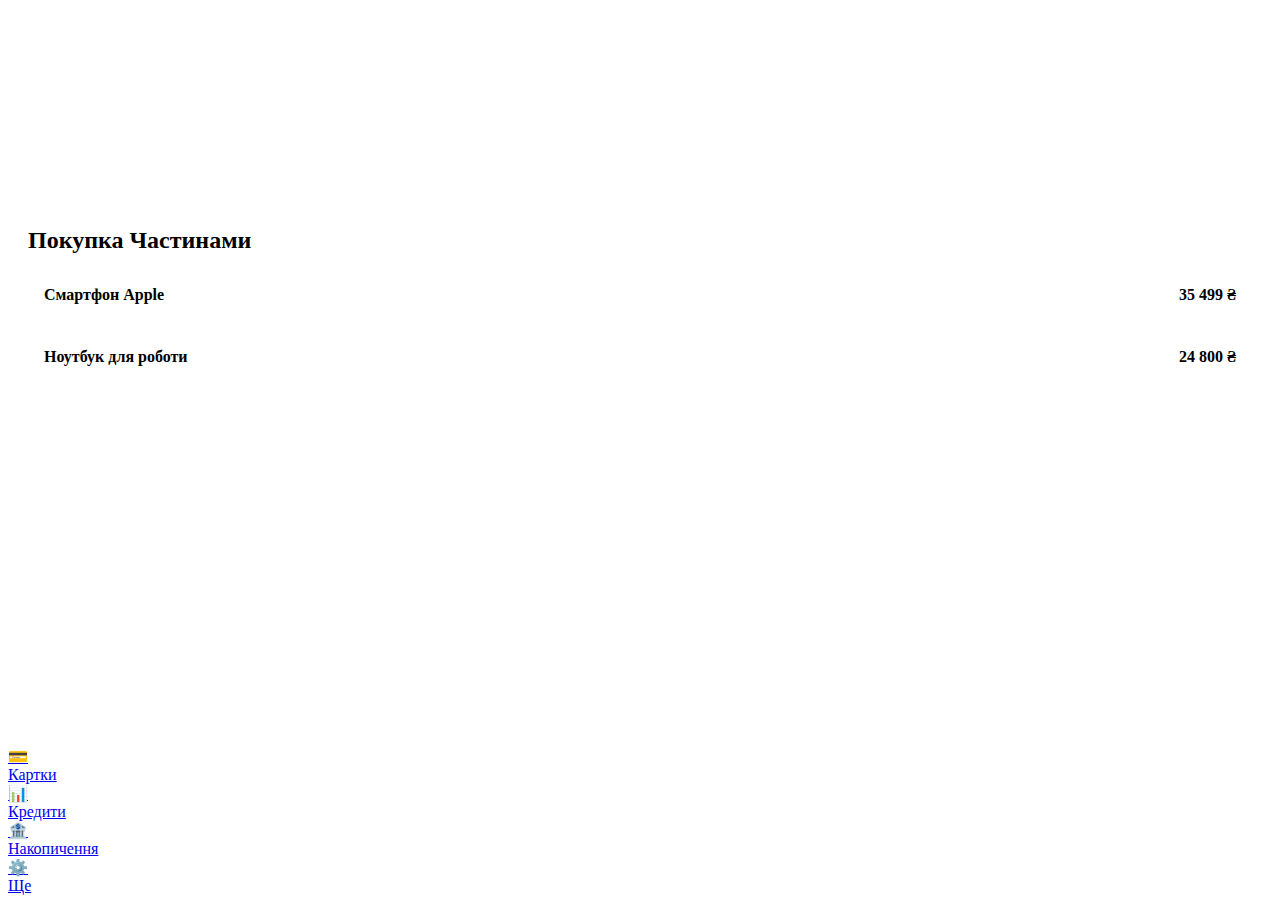
<file: credits.html>
<!DOCTYPE html>
<html lang="uk">
<head>
  <meta charset="UTF-8">
  <meta name="viewport" content="width=device-width, initial-scale=1.0">
  <title>mono - Кредити</title>
  <link rel="stylesheet" href="style.css">
  <style>
    .green-header { background: var(--bg-green); padding: 50px 20px 20px; color: white; position: relative; padding-bottom: 40px;}
    .credit-limit-title { font-size: 16px; font-weight: 600; text-align: center; margin-bottom: 8px; }
    .credit-balance { font-size: 46px; font-weight: 800; text-align: center; margin-bottom: 30px; }
    .white-content { background: var(--bg-white); border-radius: 24px 24px 0 0; padding: 24px 20px 40px; margin-top: -24px; position: relative; z-index: 2; min-height: 500px; }
    .pch-item { display: flex; justify-content: space-between; background: #fff; padding: 16px; border-radius: 16px; margin-bottom: 12px; font-weight: bold; }
  </style>
</head>
<body>
<div class="app-container">
  <div class="scroll-area">
    <div class="green-header">
      <div class="credit-limit-title">Доступний ліміт</div>
      <div class="credit-balance">150 000 ₴</div>
    </div>
    <div class="white-content">
      <h2 style="margin-bottom: 16px;">Покупка Частинами</h2>
      <div class="pch-item">
        <div>Смартфон Apple</div>
        <div>35 499 ₴</div>
      </div>
      <div class="pch-item">
        <div>Ноутбук для роботи</div>
        <div>24 800 ₴</div>
      </div>
    </div>
  </div>

  <!-- МЕНЮ -->
  <div class="bottom-nav">
    <a href="index.html" class="nav-item"><div class="nav-icon">💳</div><div class="nav-label">Картки</div></a>
    <a href="credits.html" class="nav-item active"><div class="nav-icon">📊</div><div class="nav-label">Кредити</div></a>
    <a href="#" class="nav-item"><div class="nav-icon">🏦</div><div class="nav-label">Накопичення</div></a>
    <a href="#" class="nav-item"><div class="nav-icon">⚙️</div><div class="nav-label">Ще</div></a>
  </div>
</div>
</body>
</html>
</file>
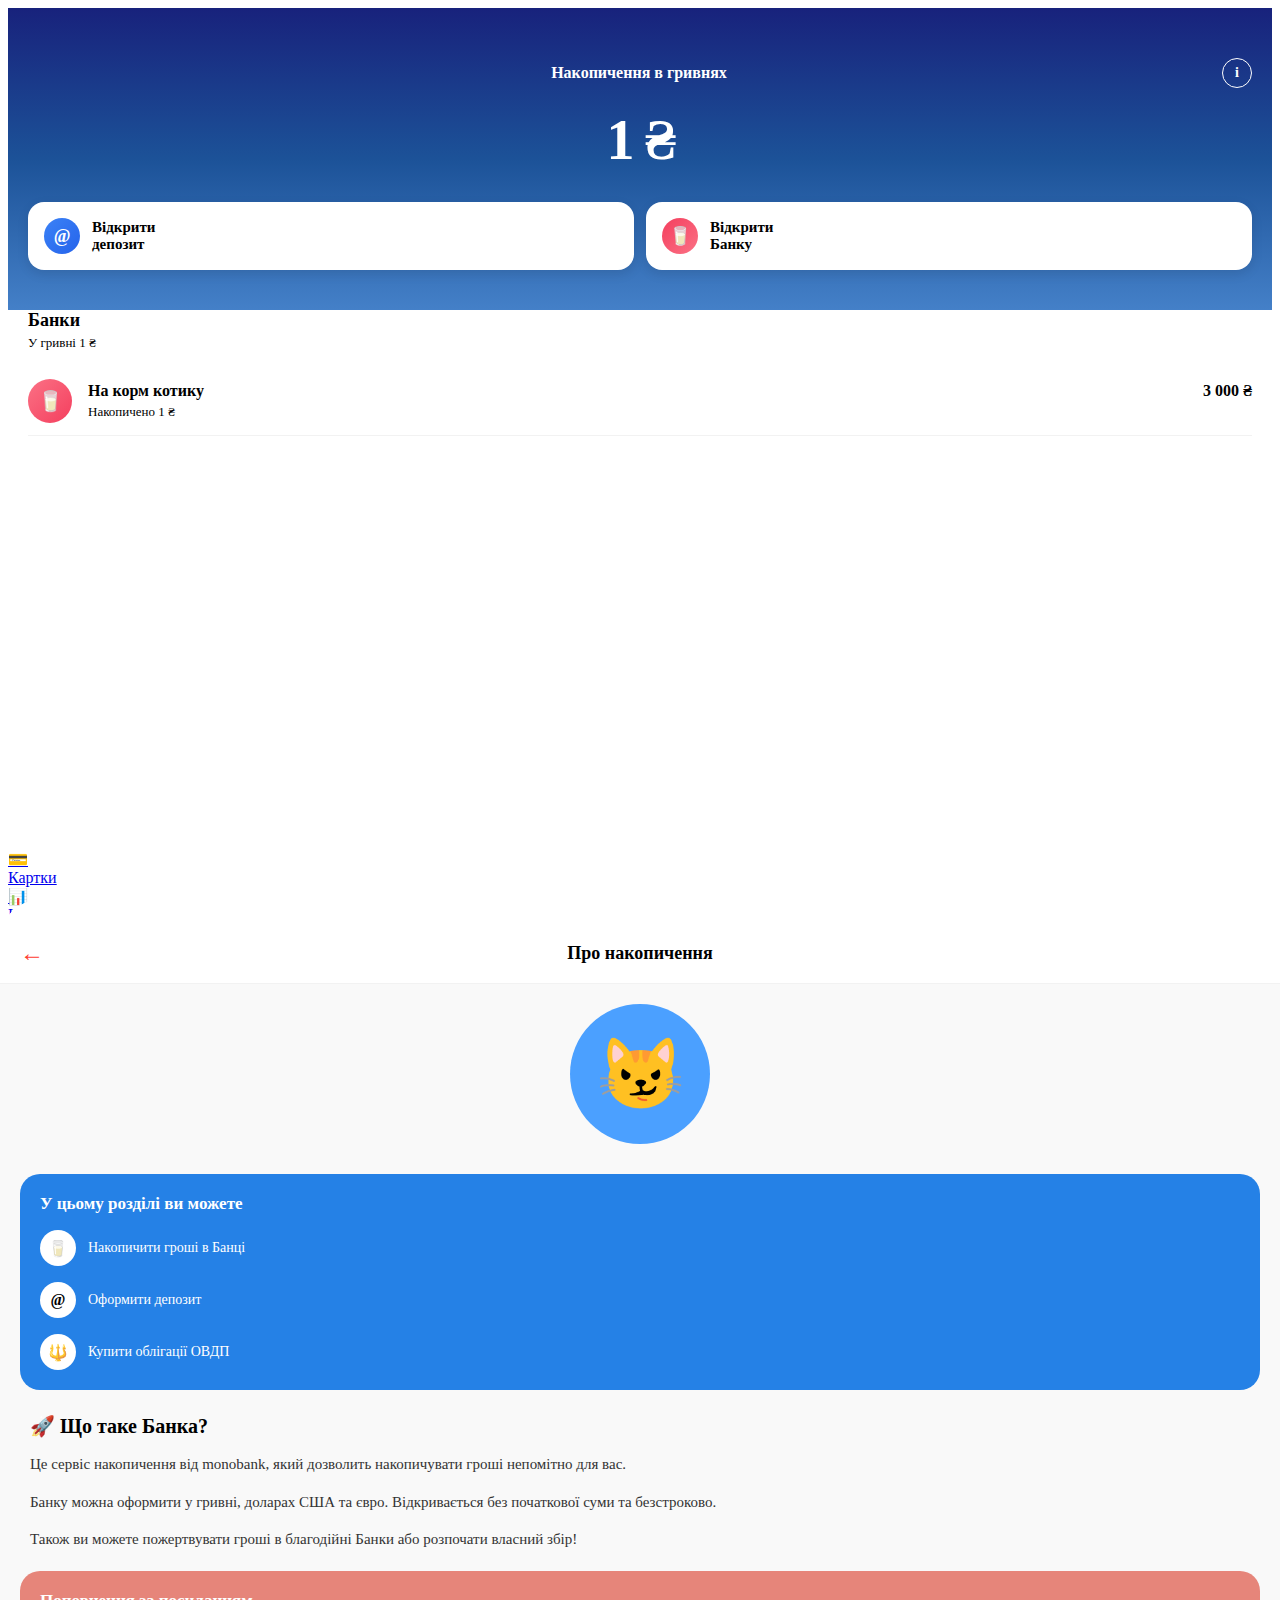
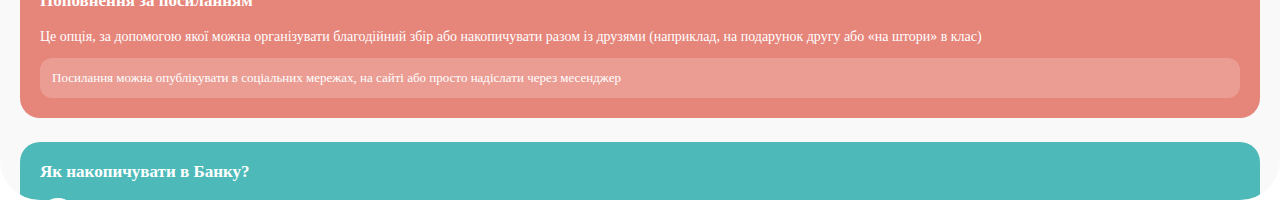
<file: savings.html>
<!DOCTYPE html>
<html lang="uk">
<head>
  <meta charset="UTF-8">
  <meta name="viewport" content="width=device-width, initial-scale=1.0, maximum-scale=1.0, user-scalable=no">
  <title>mono - Накопичення</title>
  <link rel="stylesheet" href="style.css">
  <style>
    /* --- ОСНОВНИЙ ЕКРАН НАКОПИЧЕННЯ --- */
    .savings-header {
      background: linear-gradient(180deg, #18227c 0%, #1c5298 50%, #4480c8 100%);
      padding: 50px 20px 20px;
      color: white;
      position: relative;
    }
    
    .sav-top-bar { display: flex; justify-content: space-between; align-items: center; margin-bottom: 20px; }
    .sav-title { font-size: 16px; font-weight: 600; text-align: center; flex: 1; }
    .info-btn { width: 28px; height: 28px; border-radius: 50%; border: 1.5px solid white; display: flex; align-items: center; justify-content: center; font-size: 14px; font-weight: 700; cursor: pointer; }
    
    .sav-balance { font-size: 56px; font-weight: 800; text-align: center; margin-bottom: 30px; letter-spacing: -2px;}
    
    .action-buttons { display: flex; gap: 12px; margin-bottom: 20px; }
    .action-btn { flex: 1; background: #fff; border-radius: 16px; padding: 16px; display: flex; align-items: center; gap: 12px; color: #000; font-weight: 700; font-size: 15px; box-shadow: 0 4px 12px rgba(0,0,0,0.1); cursor: pointer;}
    .action-btn:active { background: #f0f0f0; }
    .btn-icon { width: 36px; height: 36px; border-radius: 50%; display: flex; align-items: center; justify-content: center; font-size: 18px; color: white;}
    .icon-depo { background: linear-gradient(135deg, #3b82f6, #2563eb); }
    .icon-banka { background: linear-gradient(135deg, #f43f5e, #fb7185); }

    .white-content { background: var(--bg-white); border-radius: 24px 24px 0 0; padding: 24px 20px 40px; margin-top: -24px; position: relative; z-index: 2; min-height: 500px;}
    
    .section-title { font-size: 18px; font-weight: 800; margin-bottom: 4px; color: #000;}
    .section-subtitle { font-size: 13px; color: var(--text-sec); margin-bottom: 16px; font-weight: 500;}

    .banka-item { display: flex; align-items: center; gap: 16px; background: transparent; padding: 12px 0; border-bottom: 1px solid rgba(0,0,0,0.05); }
    .banka-icon { width: 44px; height: 44px; border-radius: 50%; background: linear-gradient(135deg, #fb7185, #f43f5e); display: flex; align-items: center; justify-content: center; color: white; font-size: 20px; }
    .banka-details { flex: 1; }
    .banka-name { font-size: 16px; font-weight: 600; color: #000; margin-bottom: 4px; display: flex; justify-content: space-between; }
    .banka-progress { font-size: 13px; color: var(--text-sec); font-weight: 500;}

    /* ====== OVERLAY: ПРО НАКОПИЧЕННЯ ====== */
    .info-overlay {
      position: absolute; top: 100%; left: 0; width: 100%; height: 100%;
      background: #fff; z-index: 50; transition: top 0.3s cubic-bezier(0.25, 0.8, 0.25, 1);
      display: flex; flex-direction: column; border-radius: 40px; overflow: hidden;
    }
    .info-overlay.open { top: 0; }

    .info-header { padding: 40px 20px 16px; display: flex; align-items: center; background: #fff; position: sticky; top: 0; z-index: 60; border-bottom: 1px solid rgba(0,0,0,0.05); }
    .back-btn { font-size: 24px; color: #ff3b30; cursor: pointer; width: 30px; }
    .info-title { flex: 1; text-align: center; font-size: 18px; font-weight: 700; padding-right: 30px;}

    .info-content { flex: 1; overflow-y: auto; padding: 20px 20px 60px; background: #f9f9f9; }
    .info-content::-webkit-scrollbar { display: none; }

    /* Ілюстрація з котом */
    .cat-hero { text-align: center; margin-bottom: 30px; }
    .cat-hero-img { width: 140px; height: 140px; background: #4ba0ff; border-radius: 50%; margin: 0 auto 20px; display: flex; align-items: center; justify-content: center; font-size: 70px; }

    /* Плашки (Картки) */
    .info-card { border-radius: 20px; padding: 20px; margin-bottom: 24px; color: white; }
    .card-blue { background: #2581e6; }
    .card-coral { background: #e6857a; }
    .card-teal { background: #4dbab9; }
    .card-darkblue { background: #4a75a7; }
    .card-purple { background: #964a9f; }
    .card-olive { background: #717d50; }
    .card-pink { background: #b11693; }

    .card-title { font-size: 17px; font-weight: 700; margin-bottom: 16px; }
    
    .info-list { display: flex; flex-direction: column; gap: 16px; }
    .info-list-item { display: flex; align-items: center; gap: 12px; }
    .info-list-icon { width: 36px; height: 36px; background: white; border-radius: 50%; display: flex; align-items: center; justify-content: center; color: #000; font-size: 16px; flex-shrink: 0; font-weight: bold;}
    .info-list-text { font-size: 14px; font-weight: 500; line-height: 1.3; }

    /* Текстові блоки (Що таке банка, Депозит) */
    .text-block { margin-bottom: 20px; padding: 0 10px;}
    .text-block h3 { font-size: 20px; font-weight: 800; margin-bottom: 12px; display: flex; align-items: center; gap: 8px;}
    .text-block p { font-size: 15px; color: #333; line-height: 1.5; margin-bottom: 12px; font-weight: 500;}

    /* Блок ФГВФО */
    .guarantee-box { background: white; border-radius: 16px; padding: 16px; display: flex; align-items: center; gap: 16px; margin-bottom: 24px; border: 1px solid rgba(0,0,0,0.05); }
    .guarantee-icon { font-size: 24px; }
    .guarantee-text { font-size: 13px; font-weight: 600; color: #000; }

  </style>
</head>
<body>

<div class="app-container">
  
  <!-- ====== ГОЛОВНИЙ ЕКРАН НАКОПИЧЕННЯ ====== -->
  <div class="scroll-area">
    <div class="savings-header">
      <div class="sav-top-bar">
        <div style="width: 28px;"></div> <!-- пустота для балансу -->
        <div class="sav-title">Накопичення в гривнях</div>
        <div class="info-btn" onclick="openInfo()">i</div>
      </div>
      
      <div class="sav-balance">1 ₴</div>

      <div class="action-buttons">
        <div class="action-btn" onclick="alert('Відкриття депозиту')">
          <div class="btn-icon icon-depo">@</div>
          Відкрити<br>депозит
        </div>
        <div class="action-btn" onclick="alert('Створення Банки')">
          <div class="btn-icon icon-banka">🥛</div>
          Відкрити<br>Банку
        </div>
      </div>
    </div>

    <div class="white-content">
      <div class="section-title">Банки</div>
      <div class="section-subtitle">У гривні 1 ₴</div>
      
      <div class="banka-item" onclick="alert('Деталі банки')">
        <div class="banka-icon">🥛</div>
        <div class="banka-details">
          <div class="banka-name">
            На корм котику
            <span>3 000 ₴</span>
          </div>
          <!-- Прогрес-бар, якщо потрібно, можна додати. Поки просто текст як на скріні -->
          <div class="banka-progress">Накопичено 1 ₴</div>
        </div>
      </div>
    </div>
  </div>

  <!-- ====== OVERLAY: ПРО НАКОПИЧЕННЯ ====== -->
  <div class="info-overlay" id="info-overlay">
    <div class="info-header">
      <div class="back-btn" onclick="closeInfo()">←</div>
      <div class="info-title">Про накопичення</div>
    </div>

    <div class="info-content">
      
      <div class="cat-hero">
        <div class="cat-hero-img">😼</div>
      </div>

      <!-- Синя плашка: Що в цьому розділі -->
      <div class="info-card card-blue">
        <div class="card-title">У цьому розділі ви можете</div>
        <div class="info-list">
          <div class="info-list-item"><div class="info-list-icon">🥛</div><div class="info-list-text">Накопичити гроші в Банці</div></div>
          <div class="info-list-item"><div class="info-list-icon">@</div><div class="info-list-text">Оформити депозит</div></div>
          <div class="info-list-item"><div class="info-list-icon">🔱</div><div class="info-list-text">Купити облігації ОВДП</div></div>
        </div>
      </div>

      <!-- Текст: Банка -->
      <div class="text-block">
        <h3>🚀 Що таке Банка?</h3>
        <p>Це сервіс накопичення від monobank, який дозволить накопичувати гроші непомітно для вас.</p>
        <p>Банку можна оформити у гривні, доларах США та євро. Відкривається без початкової суми та безстроково.</p>
        <p>Також ви можете пожертвувати гроші в благодійні Банки або розпочати власний збір!</p>
      </div>

      <!-- Коралова плашка -->
      <div class="info-card card-coral">
        <div class="card-title">Поповнення за посиланням</div>
        <p style="font-size: 14px; font-weight: 500; line-height: 1.4; margin-bottom: 12px;">Це опція, за допомогою якої можна організувати благодійний збір або накопичувати разом із друзями (наприклад, на подарунок другу або «на штори» в клас)</p>
        <div style="background: rgba(255,255,255,0.2); padding: 12px; border-radius: 12px; font-size: 13px;">Посилання можна опублікувати в соціальних мережах, на сайті або просто надіслати через месенджер</div>
      </div>

      <!-- Бірюзова плашка -->
      <div class="info-card card-teal">
        <div class="card-title">Як накопичувати в Банку?</div>
        <div class="info-list">
          <div class="info-list-item"><div class="info-list-icon" style="color:#4dbab9">💳</div><div class="info-list-text">Разове або регулярне поповнення на вибрану суму</div></div>
          <div class="info-list-item"><div class="info-list-icon" style="color:#4dbab9">%</div><div class="info-list-text">Перераховувати процент або округляти суму кожної витрати</div></div>
          <div class="info-list-item"><div class="info-list-icon" style="color:#4dbab9">☀️</div><div class="info-list-text">Щодня округляти баланс власних коштів на картках</div></div>
        </div>
      </div>

      <!-- Текст: Депозит -->
      <div class="text-block" style="margin-top: 40px;">
        <h3>💰 Депозит</h3>
        <p>Ви можете відкрити депозит у гривнях, доларах США чи євро</p>
      </div>

      <!-- Темно-синя плашка -->
      <div class="info-card card-darkblue">
        <div class="card-title">Які можливості у депозитів?</div>
        <div class="info-list">
          <div class="info-list-item"><div class="info-list-icon" style="color:#4a75a7">💵</div><div class="info-list-text">Мінімальна сума - 1 000 гривень, 100 доларів США або євро</div></div>
          <div class="info-list-item"><div class="info-list-icon" style="color:#4a75a7">⚠️</div><div class="info-list-text">Поповнення не повинно перевищувати початкову суму депозиту</div></div>
          <div class="info-list-item"><div class="info-list-icon" style="color:#4a75a7">%</div><div class="info-list-text">Щомісячна виплата або капіталізація відсотків</div></div>
          <div class="info-list-item"><div class="info-list-icon" style="color:#4a75a7">💼</div><div class="info-list-text">Можна оформити з правом дострокового розірвання</div></div>
        </div>
      </div>

      <!-- Фіолетова плашка -->
      <div class="info-card card-purple">
        <div class="card-title">На який строк можна оформити депозит?</div>
        <div class="info-list" style="margin-bottom: 16px;">
          <div class="info-list-item"><div class="info-list-icon" style="color:#964a9f">₴</div><div class="info-list-text">Від 3 до 24 місяців депозит у гривні</div></div>
          <div class="info-list-item"><div class="info-list-icon" style="color:#964a9f">🌐</div><div class="info-list-text">Від 3 до 12 місяців у валюті</div></div>
          <div class="info-list-item"><div class="info-list-icon" style="color:#964a9f">💼</div><div class="info-list-text">Із достроковим розірванням</div></div>
        </div>
        <div style="background: rgba(255,255,255,0.15); padding: 16px; border-radius: 12px; font-size: 13px; line-height: 1.4;">
          Можливе дострокове розірвання депозитів у гривні через 1 місяць за ставкою 0,01% річних.<br><br>
          Для цього потрібно вибрати опцію «Розірвати достроково» за два банківські дні до дати розірвання
        </div>
      </div>

      <div class="guarantee-box">
        <div class="guarantee-icon">👐</div>
        <div class="guarantee-text">Захищені Фондом гарантування вкладів фізичних осіб України</div>
      </div>

      <!-- Текст: ОВДП -->
      <div class="text-block" style="margin-top: 40px;">
        <h3>🇺🇦 Облігації ОВДП</h3>
        <p>Ви можете купити облігації внутрішньої державної позики (ОВДП) – це боргові цінні папери держави, випущені Міністерством фінансів України.</p>
        <p>Продаючи такі цінні папери, держава зобов'язується провести виплати за ними у заздалегідь передбачений строк із фіксованою прибутковістю.</p>
      </div>

      <!-- Оливкова плашка -->
      <div class="info-card card-olive">
        <div class="card-title">Гривневі ОВДП</div>
        <div class="info-list">
          <div class="info-list-item"><div class="info-list-icon" style="color:#717d50">✔️</div><div class="info-list-text">Випускаються у гривні</div></div>
          <div class="info-list-item"><div class="info-list-icon" style="color:#717d50">💵</div><div class="info-list-text">Виплата доходу у гривні</div></div>
          <div class="info-list-item"><div class="info-list-icon" style="color:#717d50">🛍️</div><div class="info-list-text">Покупка за гривні</div></div>
          <div class="info-list-item"><div class="info-list-icon" style="color:#717d50">₴</div><div class="info-list-text">Продаж у гривні</div></div>
        </div>
      </div>

      <!-- Рожева плашка -->
      <div class="info-card card-pink">
        <div class="card-title">Валютні ОВДП</div>
        <div class="info-list">
          <div class="info-list-item"><div class="info-list-icon" style="color:#b11693">✔️</div><div class="info-list-text">Випускаються в доларах США та Євро</div></div>
          <div class="info-list-item"><div class="info-list-icon" style="color:#b11693">💵</div><div class="info-list-text">Виплата доходу у валюті облігації</div></div>
          <div class="info-list-item"><div class="info-list-icon" style="color:#b11693">🛍️</div><div class="info-list-text">Покупка за валюту</div></div>
          <div class="info-list-item"><div class="info-list-icon" style="color:#b11693">📈</div><div class="info-list-text">Продаж у валюті</div></div>
        </div>
      </div>

    </div>
  </div>

  <!-- НИЖНЄ МЕНЮ -->
  <div class="bottom-nav">
    <a href="index.html" class="nav-item"><div class="nav-icon">💳</div><div class="nav-label">Картки</div></a>
    <a href="credits.html" class="nav-item"><div class="nav-icon">📊</div><div class="nav-label">Кредити</div></a>
    <a href="savings.html" class="nav-item active"><div class="nav-icon">🏦</div><div class="nav-label" style="color:#f43f5e;">Накопичення</div></a>
    <a href="more.html" class="nav-item"><div class="nav-icon">⚙️</div><div class="nav-label">Ще</div></a>
  </div>

</div>

<script>
  function openInfo() {
    document.getElementById('info-overlay').classList.add('open');
  }

  function closeInfo() {
    document.getElementById('info-overlay').classList.remove('open');
  }
</script>

</body>
</html>
</file>
<file: style.css>

</file>
